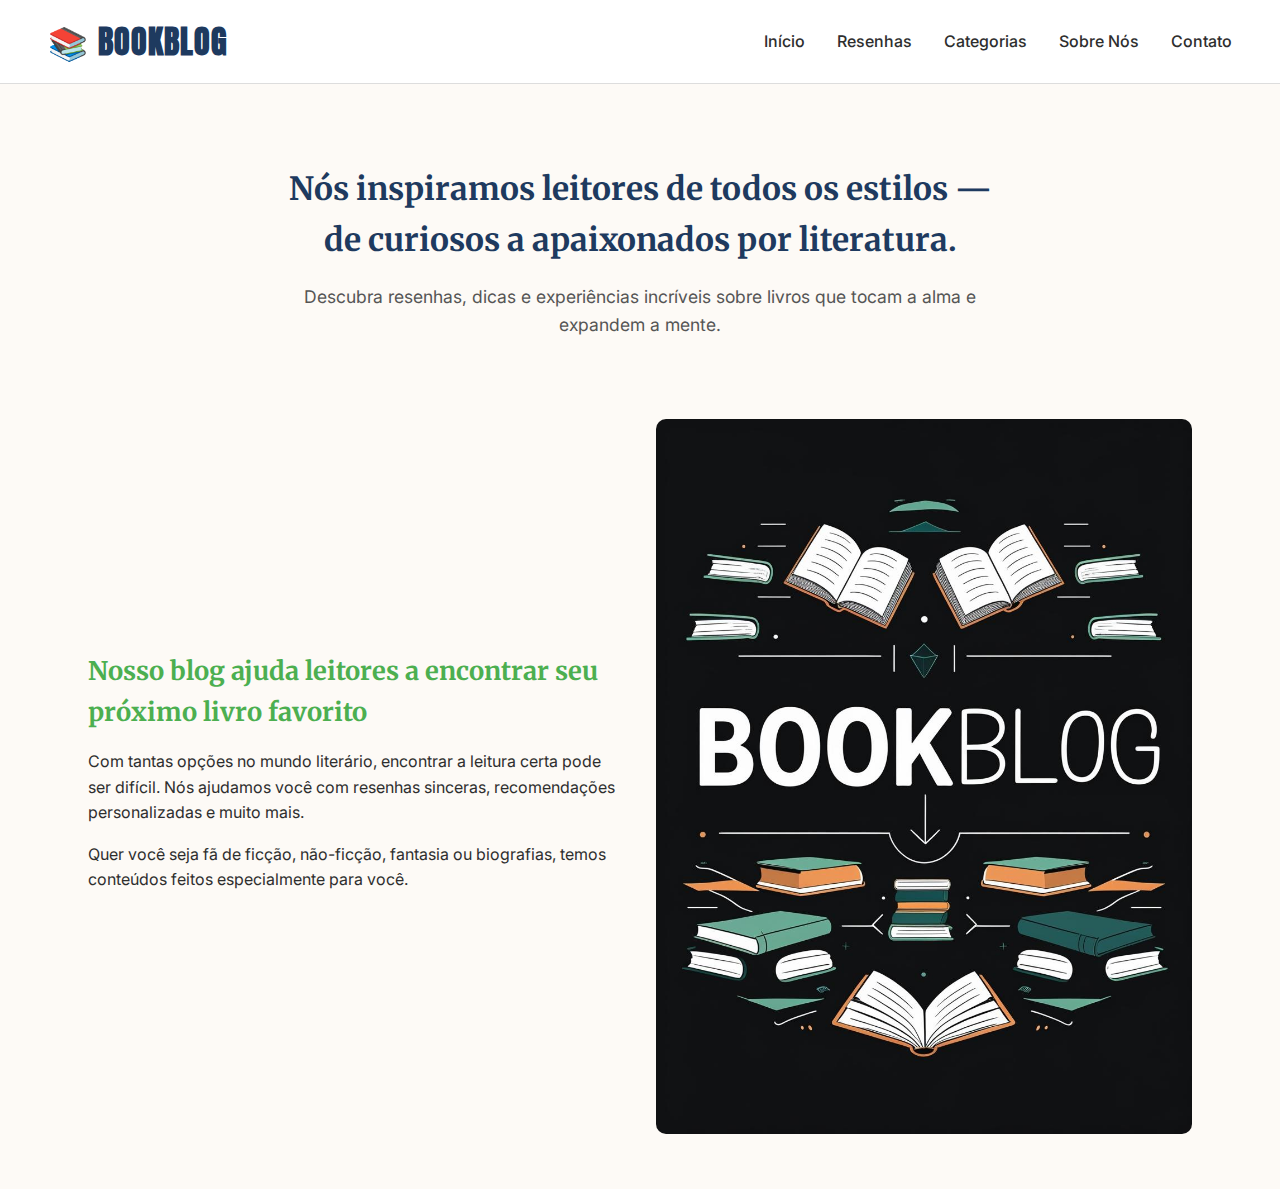
<file: index.html>
<!DOCTYPE html>
<html lang="pt-BR">
<head>
  <meta charset="UTF-8" />
  <meta name="viewport" content="width=device-width, initial-scale=1.0" />
  <title>Blog de Livros</title>
  <link rel="stylesheet" href="styles.css" />
  <link href="https://fonts.googleapis.com/css2?family=Merriweather:wght@700&display=swap" rel="stylesheet">
  <link href="https://fonts.googleapis.com/css2?family=Inter:wght@400;600;700&display=swap" rel="stylesheet">
  <link href="https://fonts.googleapis.com/css2?family=Anton&display=swap" rel="stylesheet">


</head>
<body>
  <header class="navbar">
    <div class="logo">📚 BOOKBLOG</div>
    <nav class="menu">
      <a href="index.html">Início</a>
      <a href="resenhas.html">Resenhas</a>
    
      <div class="dropdown-container">
        <a href="#">Categorias</a>
        <div class="dropdown">
          <a href="romance.html">Romance</a>
          <a href="comedia.html">Comédia</a>
          <a href="aventura.html">Aventura</a>
          <a href="ficcao.html">Ficção Científica</a>
        </div>
      </div>
          <a href="about.html">Sobre Nós</a>
          <a href="contato.html">Contato</a>
    </nav>
  </header>

  <section class="hero">
    <h1>Nós inspiramos leitores de todos os estilos — de curiosos a apaixonados por literatura.</h1>
    <p>Descubra resenhas, dicas e experiências incríveis sobre livros que tocam a alma e expandem a mente.</p>
  </section>

  <section class="content">
    <div class="text">
      <h2>Nosso blog ajuda leitores a encontrar seu próximo livro favorito</h2>
      <p>Com tantas opções no mundo literário, encontrar a leitura certa pode ser difícil. Nós ajudamos você com resenhas sinceras, recomendações personalizadas e muito mais.</p>
      <p>Quer você seja fã de ficção, não-ficção, fantasia ou biografias, temos conteúdos feitos especialmente para você.</p>
    </div>
    <div class="image">
      <img src="./src/book_blog.jpg" alt="Pessoas lendo livros" />
    </div>
  </section>
</body>
</html>
</file>
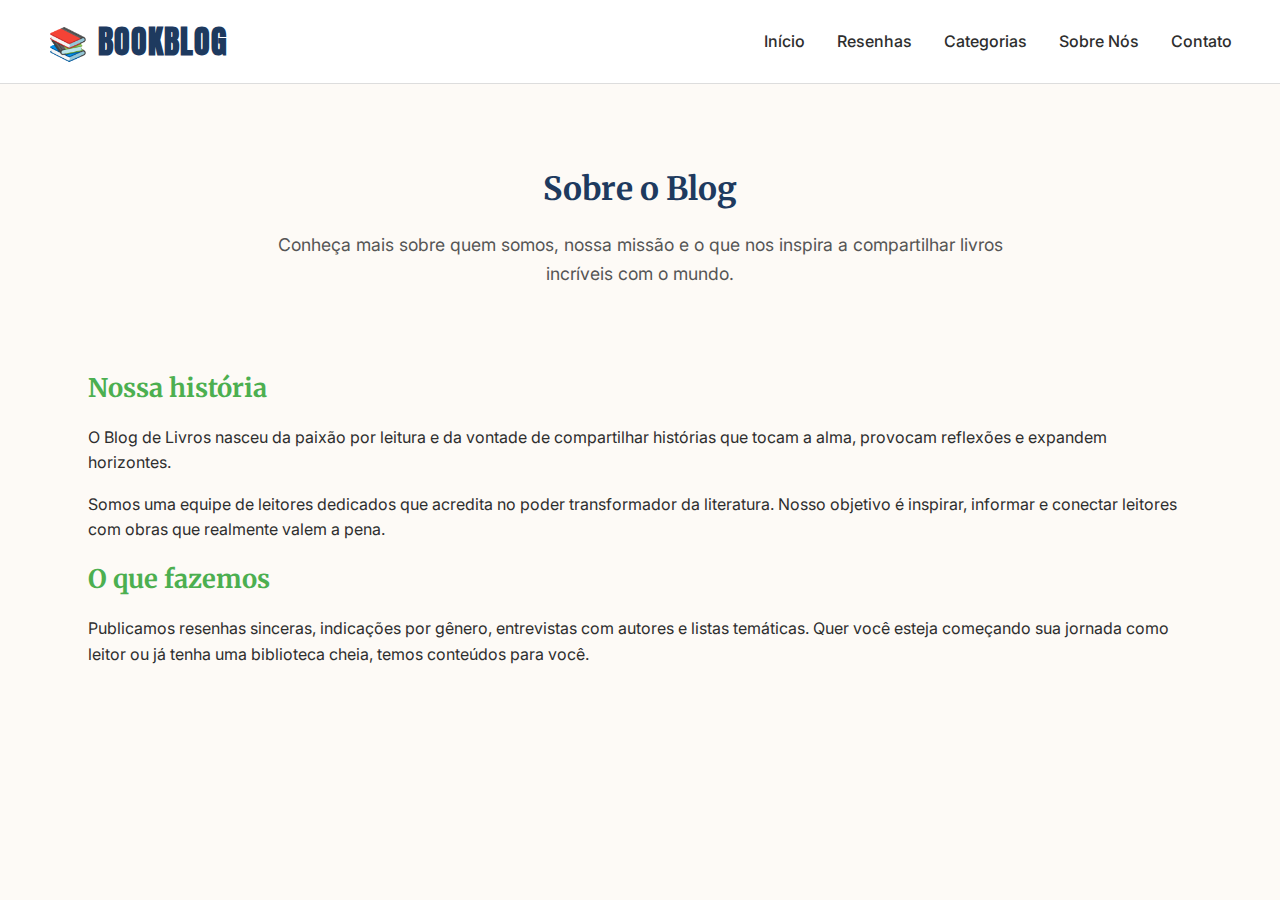
<file: about.html>
<!DOCTYPE html>
<html lang="pt-BR">
<head>
  <meta charset="UTF-8" />
  <meta name="viewport" content="width=device-width, initial-scale=1.0" />
  <title>Sobre - Blog de Livros</title>
  <link rel="stylesheet" href="styles.css" />
  <link href="https://fonts.googleapis.com/css2?family=Merriweather:wght@700&display=swap" rel="stylesheet">
  <link href="https://fonts.googleapis.com/css2?family=Inter:wght@400;600;700&display=swap" rel="stylesheet">
  <link href="https://fonts.googleapis.com/css2?family=Anton&display=swap" rel="stylesheet">

</head>
<body>
  <header class="navbar">
    <div class="logo">📚 BOOKBLOG</div>
    <nav class="menu">
      <a href="index.html">Início</a>
      <a href="resenhas.html">Resenhas</a>

      <div class="dropdown-container">
        <a href="#">Categorias</a>
        <div class="dropdown">
          <a href="romance.html">Romance</a>
          <a href="comedia.html">Comédia</a>
          <a href="aventura.html">Aventura</a>
          <a href="ficcao.html">Ficção Científica</a>
        </div>
      </div>

      <a href="about.html">Sobre Nós</a>
      <a href="contato.html">Contato</a>
    </nav>
  </header>

  <section class="hero">
    <h1>Sobre o Blog</h1>
    <p>Conheça mais sobre quem somos, nossa missão e o que nos inspira a compartilhar livros incríveis com o mundo.</p>
  </section>

  <section class="content">
    <div class="text">
      <h2>Nossa história</h2>
      <p>O Blog de Livros nasceu da paixão por leitura e da vontade de compartilhar histórias que tocam a alma, provocam reflexões e expandem horizontes.</p>
      <p>Somos uma equipe de leitores dedicados que acredita no poder transformador da literatura. Nosso objetivo é inspirar, informar e conectar leitores com obras que realmente valem a pena.</p>
      
      <h2>O que fazemos</h2>
      <p>Publicamos resenhas sinceras, indicações por gênero, entrevistas com autores e listas temáticas. Quer você esteja começando sua jornada como leitor ou já tenha uma biblioteca cheia, temos conteúdos para você.</p>
    </div>
  </section>
</body>
</html>
</file>
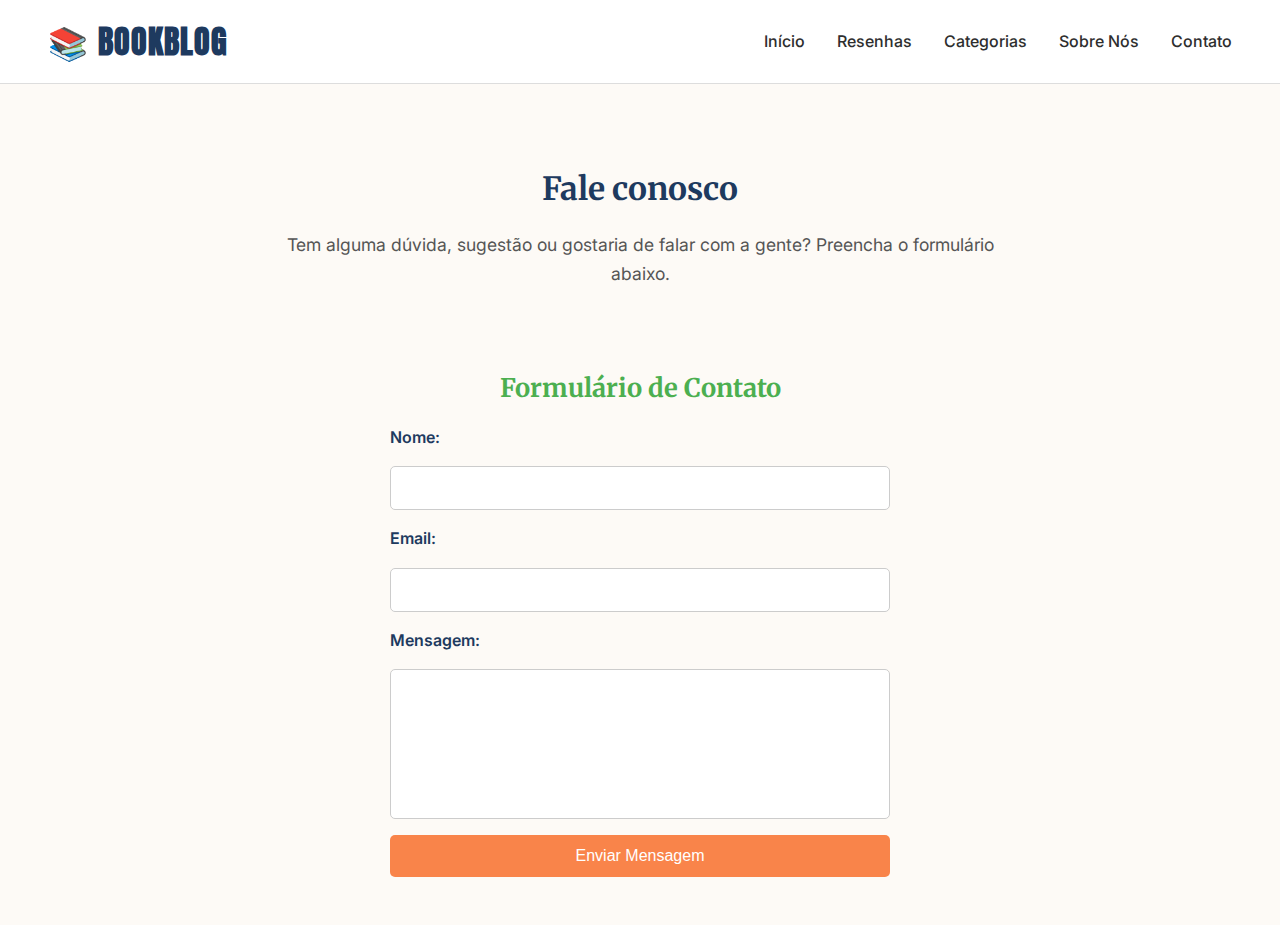
<file: contato.html>
<!DOCTYPE html>
<html lang="pt-BR">
<head>
  <meta charset="UTF-8" />
  <meta name="viewport" content="width=device-width, initial-scale=1.0" />
  <title>Contato - Blog de Livros</title>
  <link rel="stylesheet" href="styles.css" />
  <link href="https://fonts.googleapis.com/css2?family=Merriweather:wght@700&display=swap" rel="stylesheet">
  <link href="https://fonts.googleapis.com/css2?family=Inter:wght@400;600;700&display=swap" rel="stylesheet">
  <link href="https://fonts.googleapis.com/css2?family=Anton&display=swap" rel="stylesheet">

</head>
<body>
  <header class="navbar">
    <div class="logo">📚 BOOKBLOG</div>
    <nav class="menu">
      <a href="index.html">Início</a>
      <a href="resenhas.html">Resenhas</a>

      <div class="dropdown-container">
        <a href="#">Categorias</a>
        <div class="dropdown">
          <a href="romance.html">Romance</a>
          <a href="comedia.html">Comédia</a>
          <a href="aventura.html">Aventura</a>
          <a href="ficcao.html">Ficção Científica</a>
        </div>
      </div>

      <a href="about.html">Sobre Nós</a>
      <a href="contato.html">Contato</a>
    </nav>
  </header>

  <section class="hero">
    <h1>Fale conosco</h1>
    <p>Tem alguma dúvida, sugestão ou gostaria de falar com a gente? Preencha o formulário abaixo.</p>
  </section>

  <section class="content contact">
    <div class="text">
      <h2>Formulário de Contato</h2>
      <form action="#" method="post" class="contact-form">
        <label for="nome">Nome:</label>
        <input type="text" id="nome" name="nome" required />

        <label for="email">Email:</label>
        <input type="email" id="email" name="email" required />

        <label for="mensagem">Mensagem:</label>
        <textarea id="mensagem" name="mensagem" required></textarea>

        <button type="submit">Enviar Mensagem</button>
      </form>
    </div>
  </section>
</body>
</html>
</file>
<file: styles.css>
* {
  margin: 0;
  padding: 0;
  box-sizing: border-box;
}

body {
  font-family: 'Inter', sans-serif;
  line-height: 1.6;
  background-color: #fdfaf6;
  color: #2e2e2e;
}

.navbar {
  display: flex;
  justify-content: space-between;
  align-items: center;
  padding: 1rem 3rem;
  border-bottom: 1px solid #ddd;
  background-color: #fff;
  position: sticky;
  top: 0;
  z-index: 1000;
}

.logo {
  font-weight: bold;
  color: #1e3a5f;
  font-family: 'Anton', sans-serif;
  font-size: 2rem;
  letter-spacing: 1px;

}

.menu {
  display: flex;
  align-items: center;
}

.menu > a,
.dropdown-container > a {
  margin-left: 2rem;
  text-decoration: none;
  color: #2e2e2e;
  font-weight: 500;
  position: relative;
}

.menu > a:hover,
.dropdown-container > a:hover {
  color: #4caf50;
  text-decoration: underline;
  transition: color 0.3s ease;
}

.dropdown-container {
  position: relative;
}

.dropdown {
  display: none;
  position: absolute;
  top: 100%;
  left: 0;
  background-color: #fff;
  border: 1px solid #ddd;
  box-shadow: 0px 4px 8px rgba(0, 0, 0, 0.1);
  z-index: 1001;
  min-width: 200px;
  flex-direction: column;
}

.dropdown a {
  display: block;
  padding: 0.75rem 1rem;
  color: #2e2e2e;
  text-decoration: none;
  white-space: nowrap;
}

.dropdown a:hover {
  background-color: #f5f5f5;
  color: #4caf50;
  text-decoration: underline;
}

.dropdown-container:hover .dropdown {
  display: flex;
}

.hero {
  text-align: center;
  padding: 5rem 2rem 2rem;
  max-width: 800px;
  margin: auto;
}

.hero h1 {
  font-size: 2rem;
  font-weight: 700;
  margin-bottom: 1rem;
  color: #1e3a5f;
  font-family: 'Merriweather', serif;
}

.hero p {
  font-size: 1.1rem;
  color: #555;
}

.content {
  display: flex;
  flex-wrap: wrap;
  align-items: center;
  padding: 3rem;
  gap: 2rem;
  max-width: 1200px;
  margin: auto;
}

.content .text {
  flex: 1;
  min-width: 300px;
}

.content .text h2 {
  font-size: 1.6rem;
  margin-bottom: 1rem;
  color: #4caf50;
  font-family: 'Merriweather', serif;
}

.content .text p {
  margin-bottom: 1rem;
  color: #2e2e2e;
}

.content .image {
  flex: 1;
  min-width: 300px;
}

.content .image img {
  width: 100%;
  border-radius: 10px;
}

.content.contact {
  justify-content: center;
}

.content.contact h2 {
  text-align: center;
}

.contact-form {
  display: flex;
  flex-direction: column;
  gap: 1rem;
  max-width: 500px;
  margin: auto;
}

.contact-form label {
  font-weight: 600;
  color: #1e3a5f;
}

.contact-form input,
.contact-form textarea {
  padding: 0.75rem;
  border: 1px solid #ccc;
  border-radius: 5px;
  font-size: 1rem;
  color: #2e2e2e;
}

.contact-form textarea {
  resize: none;
  height: 150px;
}

.contact-form button {
  background-color: #f9844a;
  color: white;
  border: none;
  padding: 0.75rem;
  font-size: 1rem;
  cursor: pointer;
  border-radius: 5px;
  transition: background-color 0.3s ease;
}

.contact-form button:hover {
  background-color: #e67336;
}

.review-box {
  max-width: 700px;
  margin: 2rem auto;
  text-align: center;
}

.review-box h2 {
  font-family: 'Merriweather', serif;
  font-size: 2.3rem;
  font-weight: 700;
  color: #181b20;
  margin-bottom: 1rem;
  text-align: center;
}

.review-box img {
  max-width: 300px;
  width: 100%;
  margin: 1rem 0;
  border-radius: 10px;
}

.review-box p {
  color: #2e2e2e;
  line-height: 1.6;
  margin-top: 1rem;
  text-align: justify;
}
</file>
